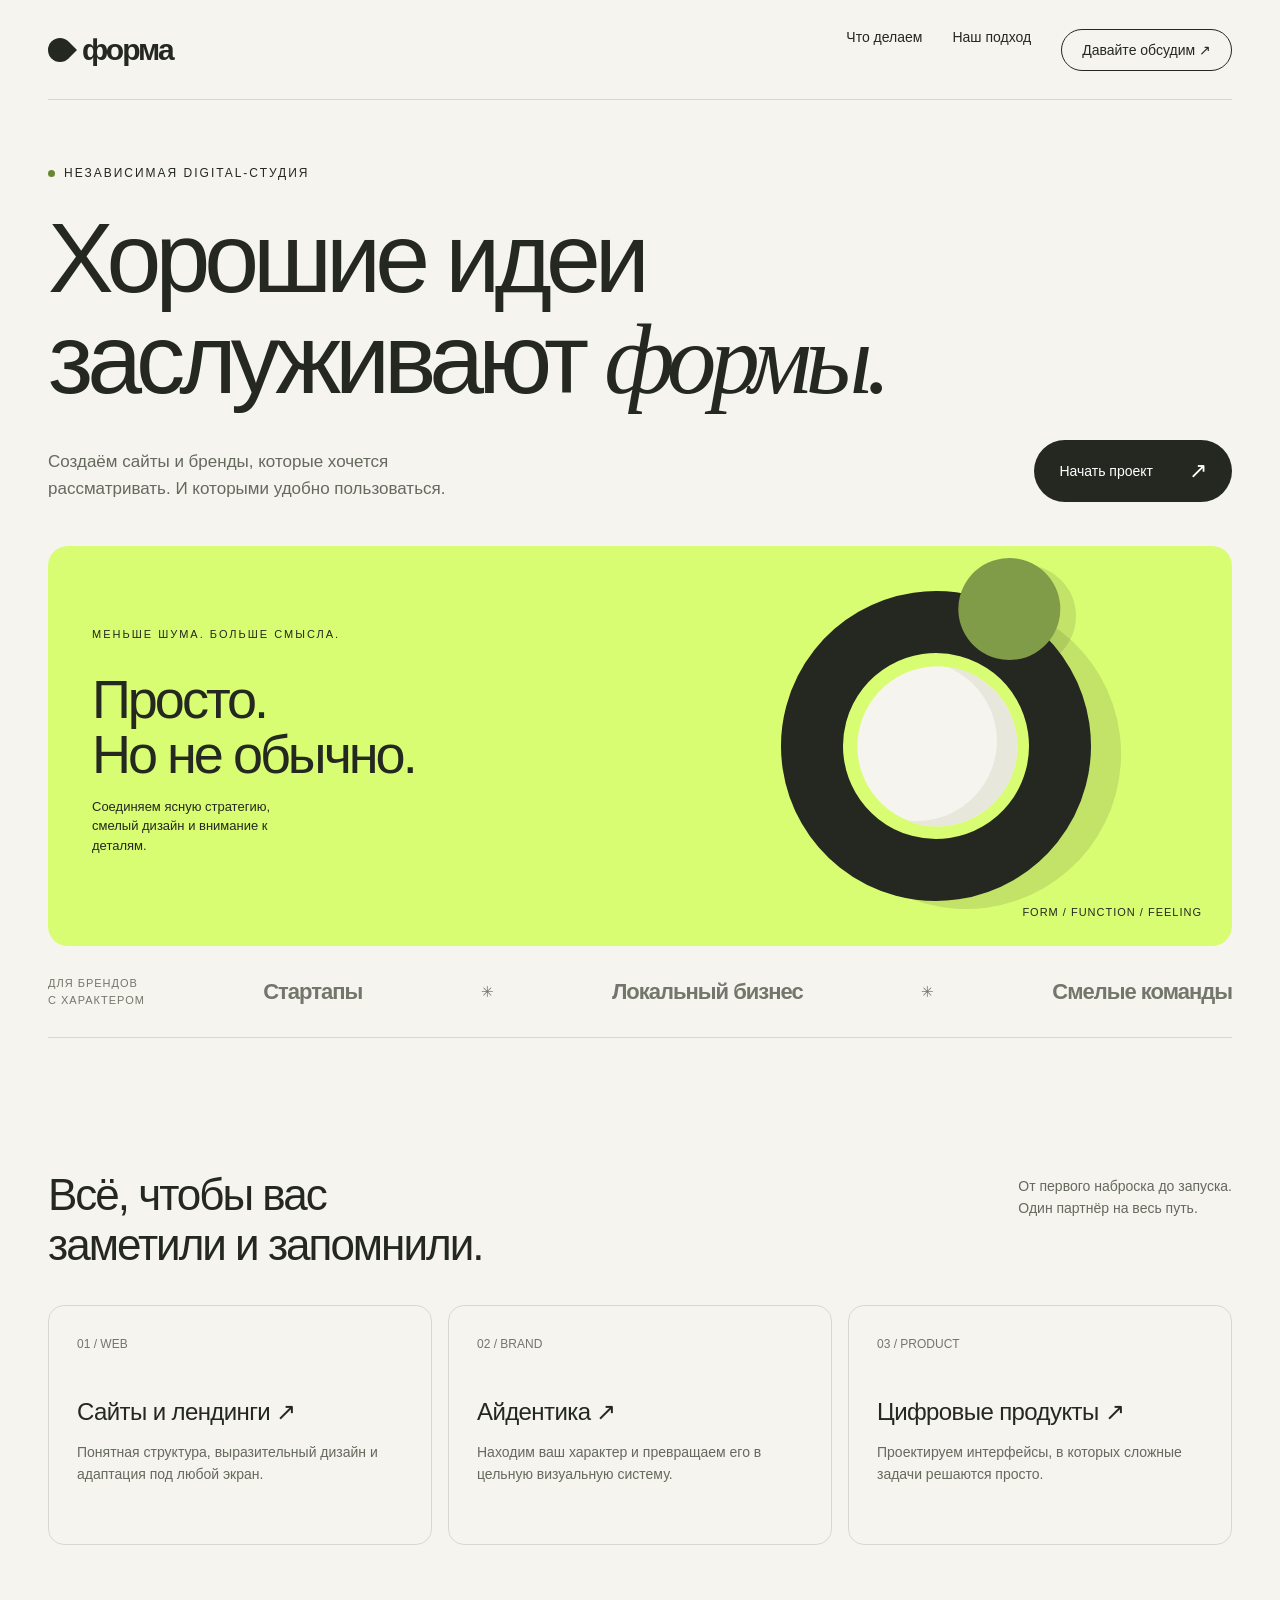
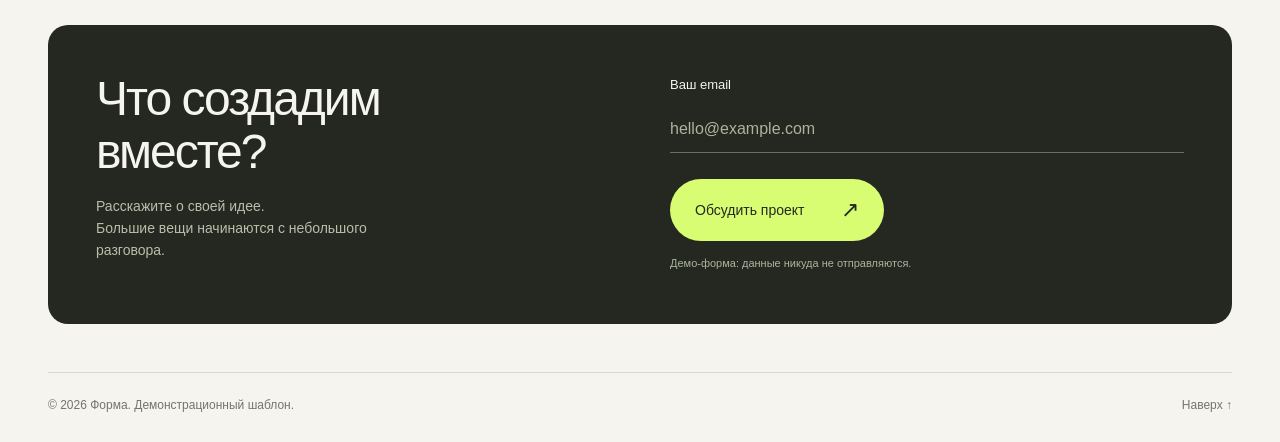
<file: index.html>
<!doctype html>
<html lang="ru">
<head>
  <meta charset="utf-8">
  <meta name="viewport" content="width=device-width, initial-scale=1">
  <meta name="description" content="Лендинг студии цифрового дизайна Форма. Сайты, айдентика и цифровые продукты.">
  <title>Форма — идеи обретают форму</title>
  <style>
    :root{--bg:#f5f4ee;--ink:#242820;--accent:#d8fc72;--line:#d8d9ce}
    *{box-sizing:border-box}html{scroll-behavior:smooth}body{margin:0;background:var(--bg);color:var(--ink);font-family:Arial,Helvetica,sans-serif}a{color:inherit;text-decoration:none}button,input{font:inherit}button,a,input{-webkit-tap-highlight-color:transparent}a:focus-visible,button:focus-visible,input:focus-visible{outline:3px solid #728e32;outline-offset:5px}.wrap{max-width:1280px;margin:auto;padding:0 48px}header{height:100px;display:flex;align-items:center;justify-content:space-between;border-bottom:1px solid var(--line)}.logo{font-size:30px;font-weight:800;letter-spacing:-2px;display:flex;align-items:center;gap:10px}.mark{width:24px;height:24px;background:var(--ink);border-radius:50% 50% 0 50%;transform:rotate(-45deg)}nav{display:flex;gap:30px;font-size:14px}.nav-cta{border:1px solid var(--ink);padding:12px 20px;border-radius:30px}.hero{padding:66px 0 52px}.eyebrow{font-size:12px;text-transform:uppercase;letter-spacing:2px;display:flex;align-items:center;gap:9px}.dot{width:7px;height:7px;background:#698732;border-radius:50%}h1{font-size:clamp(56px,7.7vw,102px);line-height:1.02;letter-spacing:-6px;font-weight:500;margin:28px 0 30px;max-width:950px}h1 span{font-family:Georgia,serif;font-style:italic}.intro{display:flex;justify-content:space-between;align-items:end;gap:24px}.intro p{font-size:17px;line-height:1.6;max-width:430px;margin:0;color:#65695e}.pill{display:inline-flex;gap:36px;align-items:center;border-radius:32px;padding:18px 25px;background:var(--ink);color:white;font-size:14px;border:0;cursor:pointer;transition:transform .2s,background .2s}.pill:hover{transform:translateY(-3px);background:#3e4632}.pill b{font-size:22px;font-weight:400}.showcase{height:400px;border-radius:20px;background:var(--accent);position:relative;overflow:hidden;display:grid;grid-template-columns:1fr 1fr;align-items:center;margin-top:44px}.show-copy{padding:44px;z-index:1}.show-copy small{font-size:11px;text-transform:uppercase;letter-spacing:2px}.show-copy h2{font-size:54px;font-weight:500;letter-spacing:-3px;line-height:1.02;margin:30px 0 15px}.show-copy p{max-width:220px;line-height:1.5;font-size:13px}.art{height:100%;position:relative;display:flex;align-items:center;justify-content:center}.orbit{width:310px;height:310px;border-radius:50%;border:62px solid var(--ink);transform:rotate(-30deg);position:relative;box-shadow:22px 22px 0 rgba(36,40,32,.12)}.orbit:before{content:'';position:absolute;width:160px;height:160px;border-radius:50%;background:var(--bg);top:14px;left:14px;box-shadow:inset -15px -15px 0 #e7e7db}.orbit:after{content:'';position:absolute;width:102px;height:102px;border-radius:50%;background:#819c49;right:-90px;top:-40px;box-shadow:10px 14px 0 rgba(36,40,32,.12)}.art-label{position:absolute;bottom:28px;right:30px;font-size:11px;letter-spacing:1px}.ticker{display:flex;justify-content:space-between;align-items:center;border-bottom:1px solid var(--line);padding:29px 0;gap:20px;color:#72766b;font-size:15px}.ticker span:first-child{font-size:11px;max-width:110px;line-height:1.5;letter-spacing:1px}.ticker strong{font-size:22px;letter-spacing:-1px}.section{padding:80px 0}.section-head{display:flex;justify-content:space-between;align-items:start;gap:24px;margin-bottom:35px}.section-head h2{font-size:44px;letter-spacing:-2px;font-weight:500;margin:0;max-width:600px}.section-head p{font-size:14px;color:#65695e;line-height:1.6;max-width:250px;margin:5px 0}.cards{display:grid;grid-template-columns:repeat(3,1fr);gap:16px}.card{border:1px solid var(--line);border-radius:16px;padding:28px;min-height:240px;transition:background .2s}.card:hover{background:#eeeee3}.card .number{font-size:12px;color:#72766b}.card h3{font-size:24px;font-weight:500;margin:46px 0 15px;letter-spacing:-.6px}.card p{font-size:14px;line-height:1.6;color:#65695e;margin:0}.contact{background:var(--ink);color:var(--bg);border-radius:20px;padding:48px;display:grid;grid-template-columns:1fr 1fr;gap:60px;margin-bottom:48px}.contact h2{font-size:48px;line-height:1.1;letter-spacing:-2px;font-weight:500;margin:0 0 16px}.contact p{color:#b8beac;font-size:14px;line-height:1.6;max-width:280px}.contact form{display:flex;flex-direction:column;justify-content:center;gap:14px}.contact label{font-size:13px}.contact input{background:transparent;border:0;border-bottom:1px solid #68715b;color:white;padding:14px 0;width:100%;border-radius:0}.contact input::placeholder{color:#acb49e}.contact .pill{background:var(--accent);color:var(--ink);align-self:start;margin-top:12px}.note{font-size:11px!important;color:#acb49e!important;margin:0;max-width:none!important}footer{border-top:1px solid var(--line);padding:25px 0 30px;display:flex;justify-content:space-between;font-size:12px;color:#72766b}footer a:hover{text-decoration:underline}
    @media(max-width:800px){.wrap{padding:0 24px}header{height:80px}nav{gap:16px}nav a:not(.nav-cta){display:none}.hero{padding-top:44px}h1{letter-spacing:-3px}.intro{align-items:start;flex-direction:column}.showcase{height:350px}.show-copy{padding:25px}.show-copy h2{font-size:40px}.orbit{width:220px;height:220px;border-width:44px}.orbit:before{width:105px;height:105px;top:12px;left:12px}.orbit:after{width:70px;height:70px;right:-55px;top:-25px}.ticker{flex-wrap:wrap;justify-content:center}.ticker span:first-child{max-width:none;width:100%;text-align:center}.ticker strong{font-size:18px}.section{padding:55px 0}.section-head{flex-direction:column}.section-head h2{font-size:36px}.cards{grid-template-columns:1fr}.card{min-height:auto}.card h3{margin-top:25px}.contact{padding:28px;grid-template-columns:1fr;gap:25px}.contact h2{font-size:38px}}
    @media(max-width:480px){h1{font-size:55px}.showcase{grid-template-columns:1fr;height:480px;align-items:start}.show-copy h2{margin:16px 0;font-size:36px}.show-copy p{max-width:none}.art{height:210px}.orbit{width:180px;height:180px;border-width:36px}.orbit:before{width:88px;height:88px;top:10px;left:10px}.art-label{bottom:5px;right:20px;font-size:9px}.show-copy{padding-bottom:0}footer{gap:20px;font-size:11px}}
    @media(prefers-reduced-motion:reduce){html{scroll-behavior:auto}*{transition:none!important}}
  </style>
</head>
<body>
  <div class="wrap">
    <header><a class="logo" href="#" aria-label="Форма — главная"><span class="mark" aria-hidden="true"></span>форма</a><nav aria-label="Основная навигация"><a href="#services">Что делаем</a><a href="#approach">Наш подход</a><a class="nav-cta" href="#contact">Давайте обсудим ↗</a></nav></header>
    <main>
      <section class="hero"><div class="eyebrow"><span class="dot"></span>Независимая digital-студия</div><h1>Хорошие идеи<br>заслуживают <span>формы.</span></h1><div class="intro"><p>Создаём сайты и бренды, которые хочется рассматривать. И которыми удобно пользоваться.</p><a class="pill" href="#contact">Начать проект <b aria-hidden="true">↗</b></a></div>
        <div class="showcase" id="approach"><div class="show-copy"><small>Меньше шума. Больше смысла.</small><h2>Просто.<br>Но не обычно.</h2><p>Соединяем ясную стратегию, смелый дизайн и внимание к деталям.</p></div><div class="art" aria-hidden="true"><div class="orbit"></div><span class="art-label">FORM / FUNCTION / FEELING</span></div></div>
        <div class="ticker"><span>ДЛЯ БРЕНДОВ<br>С ХАРАКТЕРОМ</span><strong>Стартапы</strong><span>✳</span><strong>Локальный бизнес</strong><span>✳</span><strong>Смелые команды</strong></div>
      </section>
      <section class="section" id="services"><div class="section-head"><h2>Всё, чтобы вас<br>заметили и запомнили.</h2><p>От первого наброска до запуска.<br>Один партнёр на весь путь.</p></div><div class="cards"><article class="card"><span class="number">01 / WEB</span><h3>Сайты и лендинги ↗</h3><p>Понятная структура, выразительный дизайн и адаптация под любой экран.</p></article><article class="card"><span class="number">02 / BRAND</span><h3>Айдентика ↗</h3><p>Находим ваш характер и превращаем его в цельную визуальную систему.</p></article><article class="card"><span class="number">03 / PRODUCT</span><h3>Цифровые продукты ↗</h3><p>Проектируем интерфейсы, в которых сложные задачи решаются просто.</p></article></div></section>
      <section class="contact" id="contact"><div><h2>Что создадим<br>вместе?</h2><p>Расскажите о своей идее.<br>Большие вещи начинаются с небольшого разговора.</p></div><form id="contact-form"><label for="email">Ваш email</label><input id="email" name="email" type="email" placeholder="hello@example.com" autocomplete="email" required><button class="pill" type="submit">Обсудить проект <b aria-hidden="true">↗</b></button><p class="note" id="form-status" role="status">Демо-форма: данные никуда не отправляются.</p></form></section>
    </main>
    <footer><span>© 2026 Форма. Демонстрационный шаблон.</span><a href="#">Наверх ↑</a></footer>
  </div>
  <script>document.getElementById('contact-form').addEventListener('submit',function(event){event.preventDefault();document.getElementById('form-status').textContent='Готово! Это демо — для реальных заявок подключите отправку формы.';});</script>
</body>
</html>
</file>
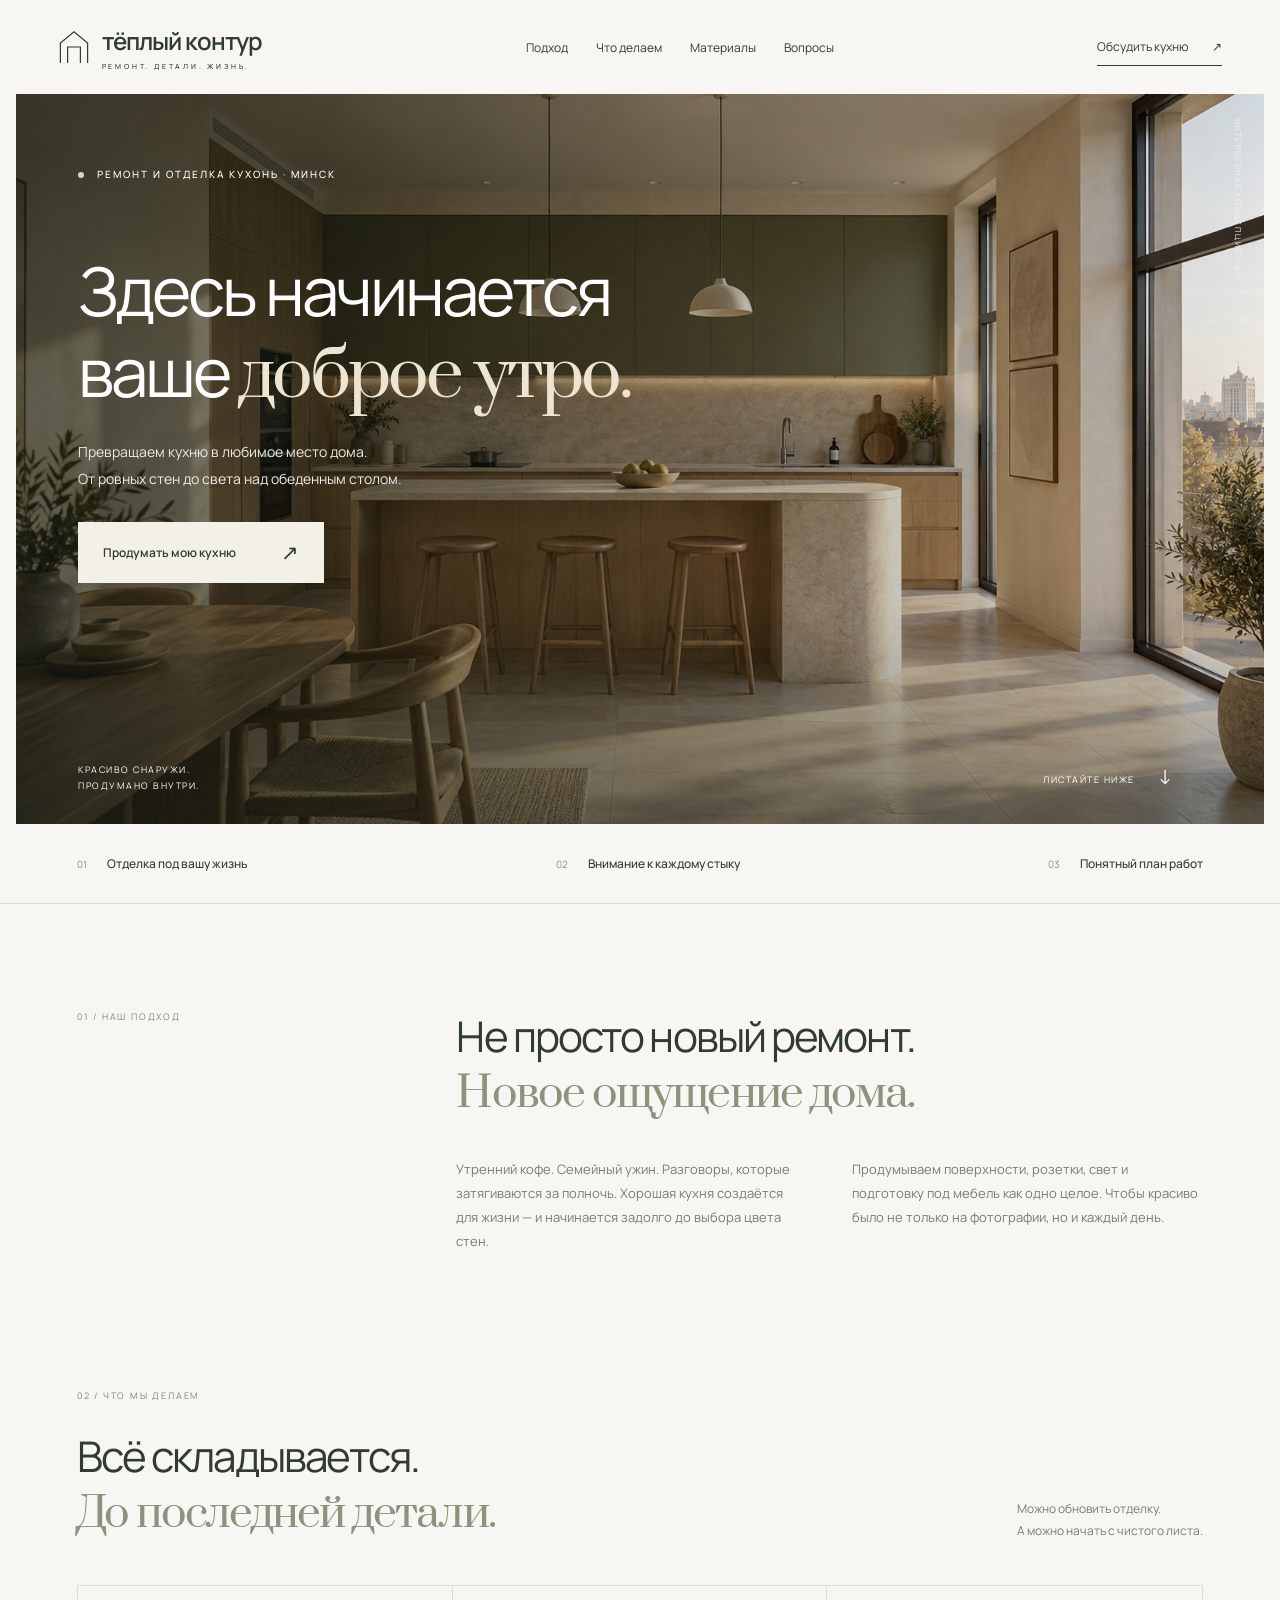
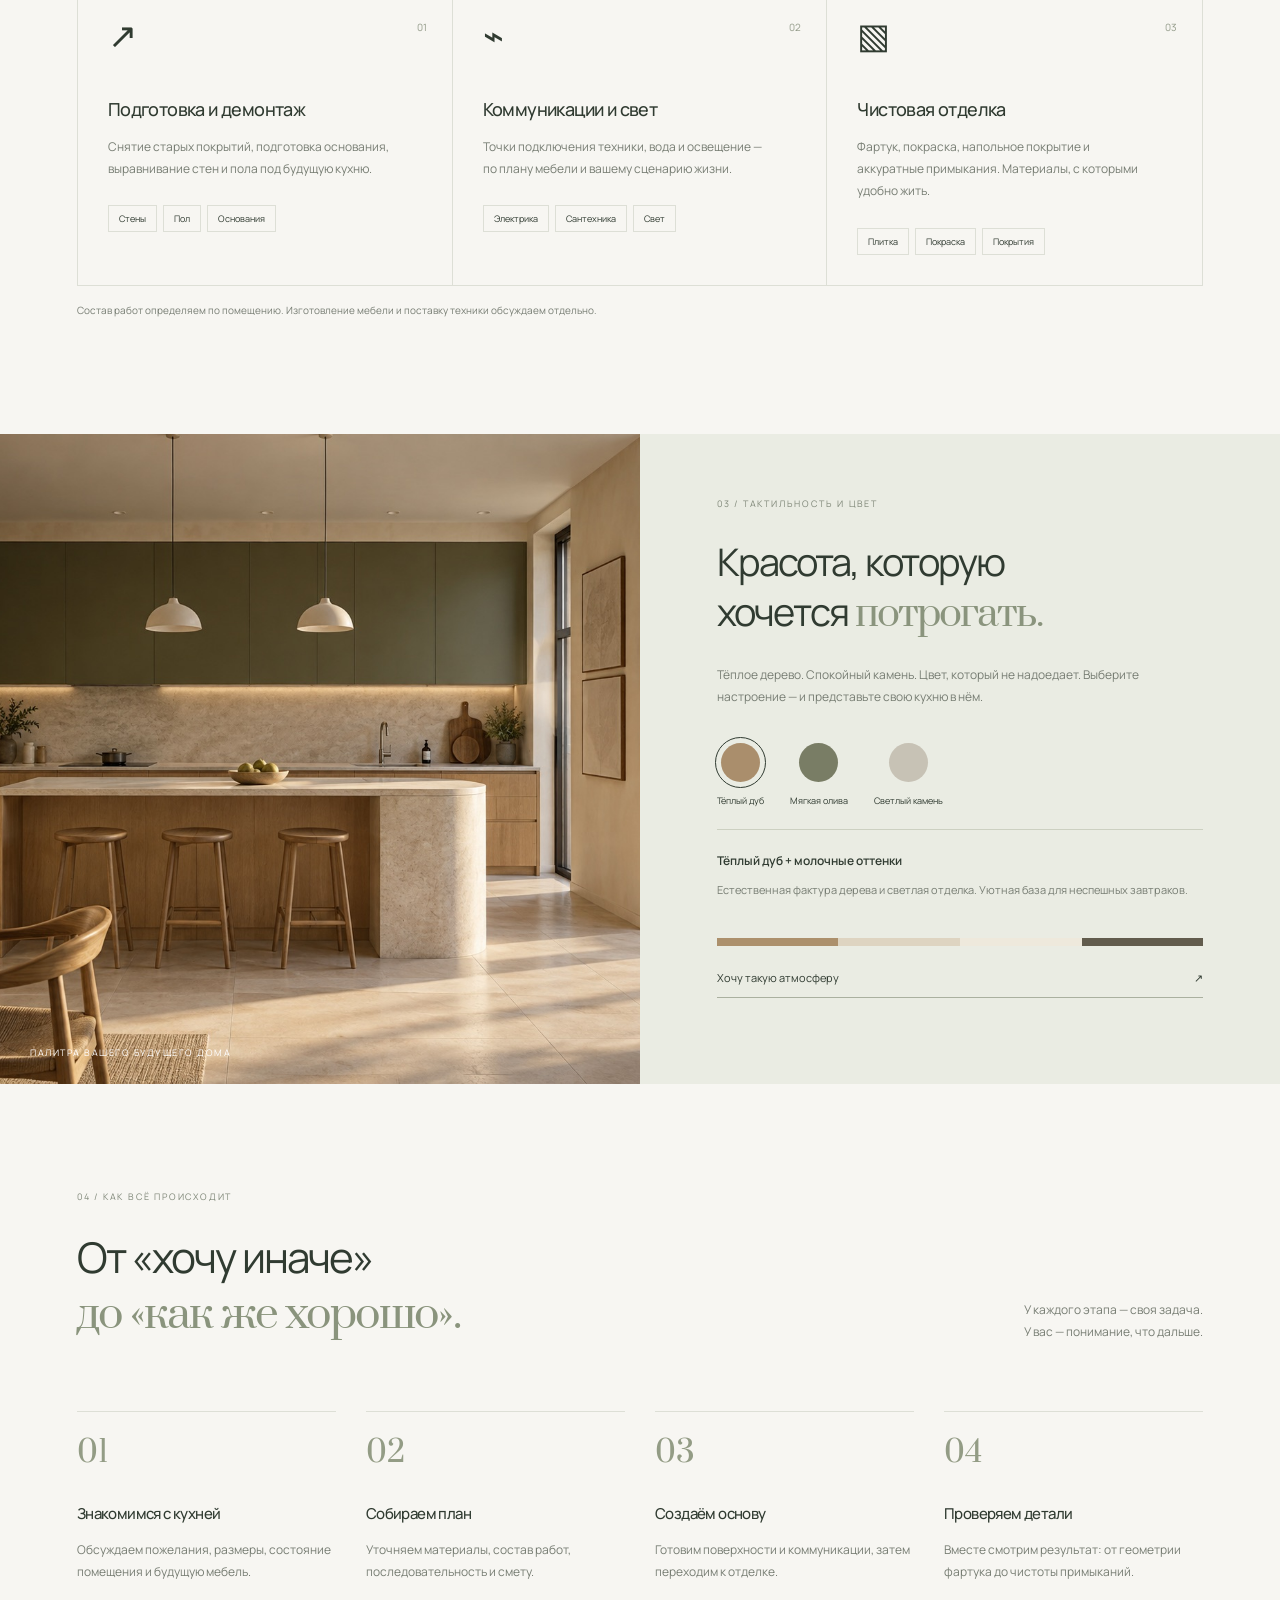
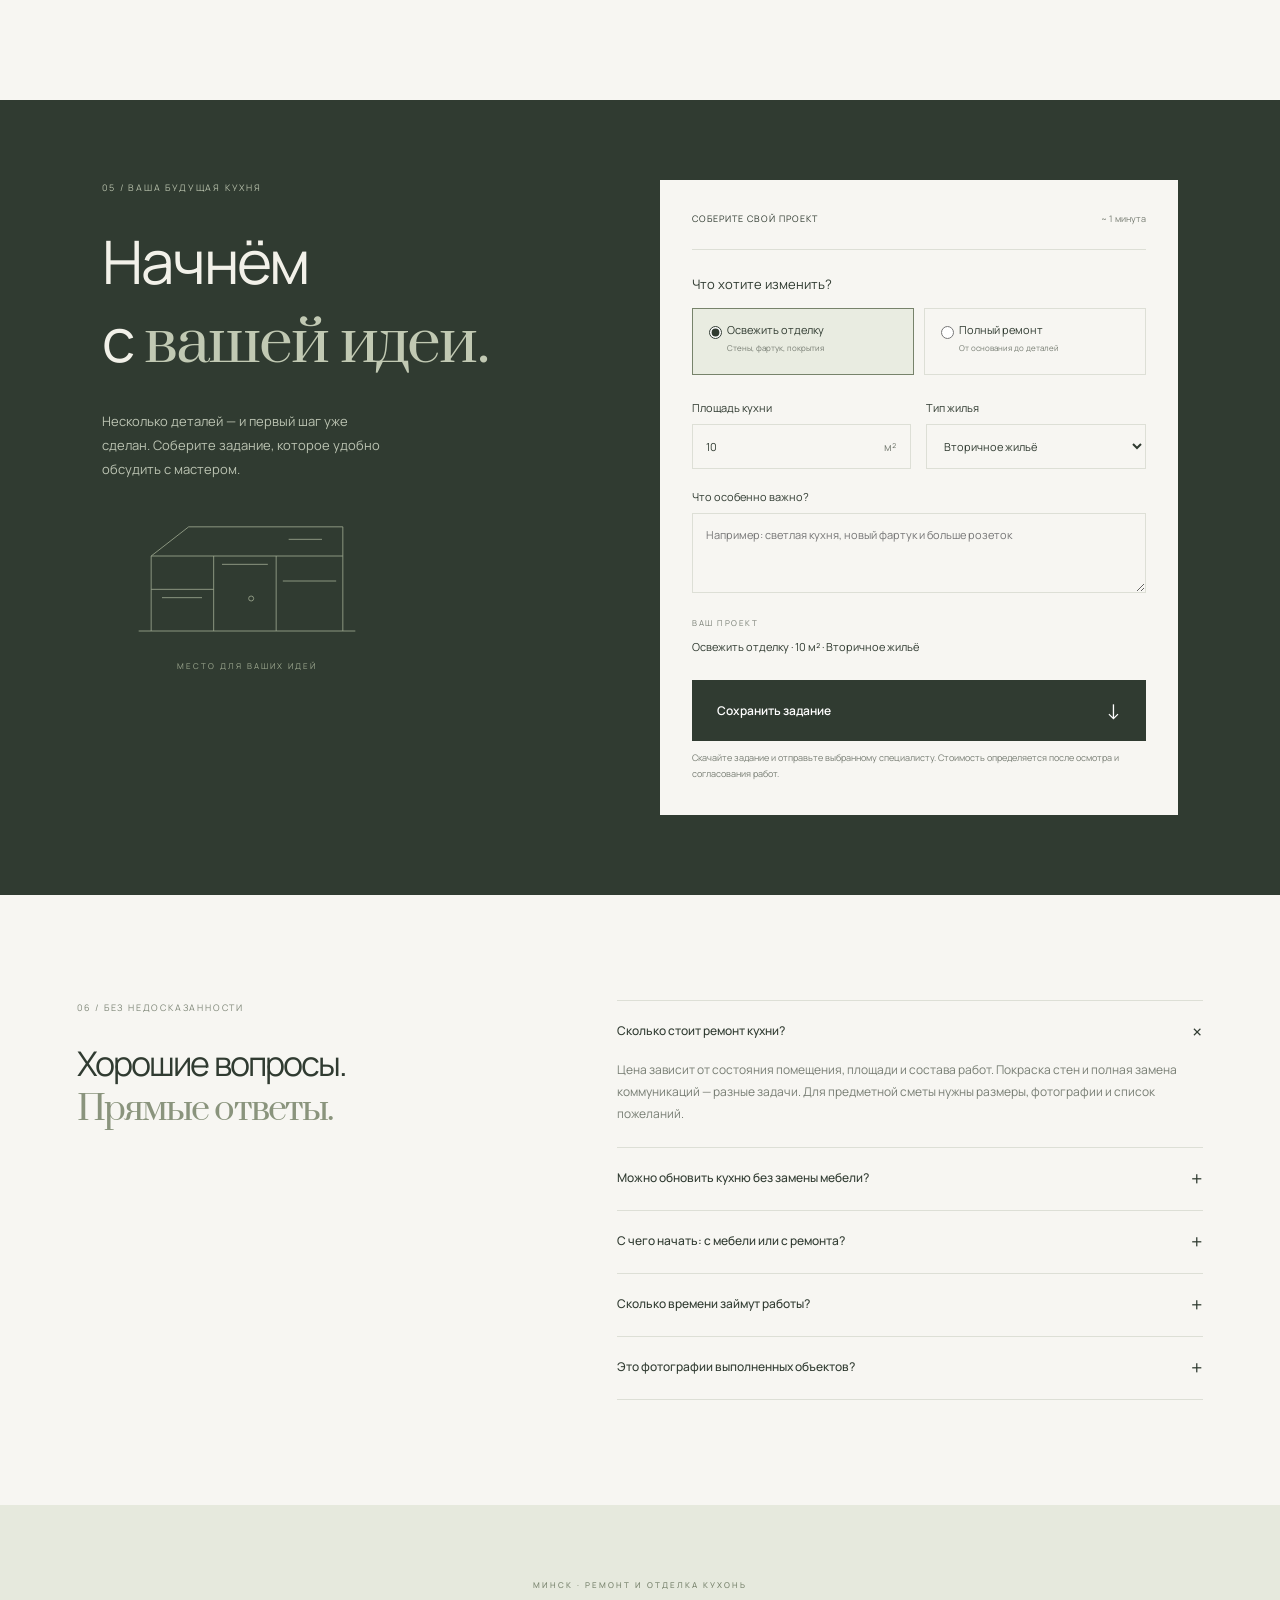
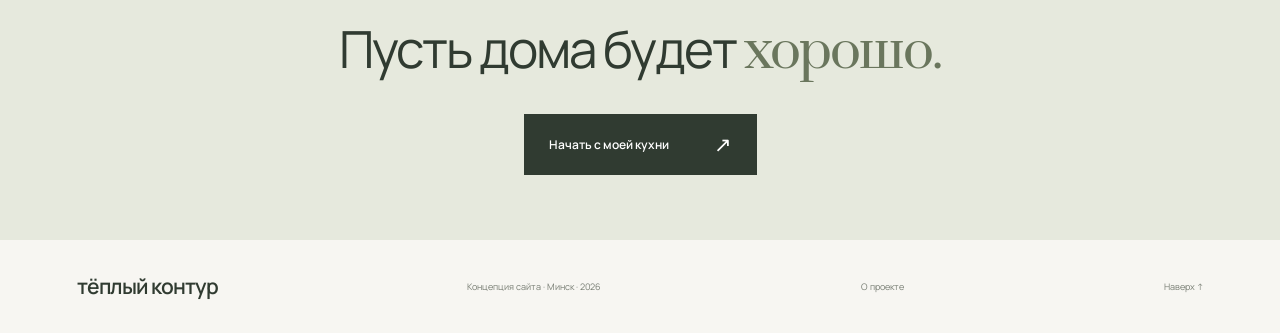
<file: kitchen/index.html>
<!doctype html>
<html lang="ru"><head><meta charset="utf-8"><meta name="viewport" content="width=device-width, initial-scale=1"><title>Тёплый контур — ремонт и отделка кухонь в Минске</title><meta name="description" content="Ремонт и отделка кухонь в Минске. От подготовки стен и коммуникаций до чистовой отделки. Соберите задание для вашей кухни."><meta name="theme-color" content="#303b31"><meta property="og:title" content="Тёплый контур — кухня, в которой хочется жить"><meta property="og:description" content="Ремонт и отделка кухонь в Минске. Продумано до последнего стыка."><meta property="og:type" content="website"><meta property="og:image" content="https://alexeyf1rst.github.io/sssiiittteee/kitchen/assets/kitchen.jpg"><link rel="icon" href="data:image/svg+xml,%3Csvg xmlns='http://www.w3.org/2000/svg' viewBox='0 0 64 64'%3E%3Crect width='64' height='64' rx='14' fill='%23303b31'/%3E%3Cpath d='M16 48V27L32 15l16 12v21M25 48V31h14v17' fill='none' stroke='%23ece8db' stroke-width='3'/%3E%3C/svg%3E"><link rel="stylesheet" href="style.css"><script src="script.js" defer></script></head>
<body><a class="skip" href="#main">Перейти к содержимому</a>
<header class="header"><a class="brand" href="#" aria-label="Тёплый контур — главная"><svg viewBox="0 0 40 44" fill="none" aria-hidden="true"><path d="M3 42V17L20 3l17 14v25M12 42V22h16v20" stroke="currentColor" stroke-width="1.5"/></svg><span>тёплый контур<small>РЕМОНТ. ДЕТАЛИ. ЖИЗНЬ.</small></span></a><nav id="navigation" aria-label="Основная навигация"><a href="#approach">Подход</a><a href="#services">Что делаем</a><a href="#materials">Материалы</a><a href="#questions">Вопросы</a></nav><a class="header-cta" href="#brief">Обсудить кухню <span>↗</span></a><button class="menu-toggle" aria-label="Открыть меню" aria-expanded="false" aria-controls="navigation">☰</button></header>
<main id="main"><section class="hero"><img class="hero-image" src="assets/kitchen.jpg" width="1672" height="941" alt="Концепция кухни с дубовыми фасадами, светлым камнем и мягким дневным светом" fetchpriority="high"><div class="hero-shade"></div><div class="hero-content"><p class="eyebrow"><span class="live-dot"></span> РЕМОНТ И ОТДЕЛКА КУХОНЬ · МИНСК</p><h1>Здесь начинается<br>ваше <em>доброе утро.</em></h1><p class="hero-description">Превращаем кухню в любимое место дома.<br>От ровных стен до света над обеденным столом.</p><a class="button light" href="#brief">Продумать мою кухню <span>↗</span></a><div class="hero-bottom"><span>КРАСИВО СНАРУЖИ.<br>ПРОДУМАНО ВНУТРИ.</span><a href="#approach">Листайте ниже <span>↓</span></a></div></div><div class="image-caption">ИНТЕРЬЕРНАЯ КОНЦЕПЦИЯ / 01</div></section>
<div class="principles"><span>01 <b>Отделка под вашу жизнь</b></span><span>02 <b>Внимание к каждому стыку</b></span><span>03 <b>Понятный план работ</b></span></div>
<section class="section intro" id="approach"><div class="section-label">01 / НАШ ПОДХОД</div><div><h2>Не просто новый ремонт.<br><em>Новое ощущение дома.</em></h2><div class="intro-bottom"><p>Утренний кофе. Семейный ужин. Разговоры, которые затягиваются за полночь. Хорошая кухня создаётся для жизни — и начинается задолго до выбора цвета стен.</p><p>Продумываем поверхности, розетки, свет и подготовку под мебель как одно целое. Чтобы красиво было не только на фотографии, но и каждый день.</p></div></div></section>
<section class="section services" id="services"><div class="section-label">02 / ЧТО МЫ ДЕЛАЕМ</div><div class="section-heading"><h2>Всё складывается.<br><em>До последней детали.</em></h2><p>Можно обновить отделку.<br>А можно начать с чистого листа.</p></div><div class="service-grid"><article><span class="service-icon">↗</span><span class="number">01</span><h3>Подготовка и демонтаж</h3><p>Снятие старых покрытий, подготовка основания, выравнивание стен и пола под будущую кухню.</p><div class="tags"><span>Стены</span><span>Пол</span><span>Основания</span></div></article><article><span class="service-icon">⌁</span><span class="number">02</span><h3>Коммуникации и свет</h3><p>Точки подключения техники, вода и освещение — по плану мебели и вашему сценарию жизни.</p><div class="tags"><span>Электрика</span><span>Сантехника</span><span>Свет</span></div></article><article><span class="service-icon">▧</span><span class="number">03</span><h3>Чистовая отделка</h3><p>Фартук, покраска, напольное покрытие и аккуратные примыкания. Материалы, с которыми удобно жить.</p><div class="tags"><span>Плитка</span><span>Покраска</span><span>Покрытия</span></div></article></div><p class="service-note">Состав работ определяем по помещению. Изготовление мебели и поставку техники обсуждаем отдельно.</p></section>
<section class="materials" id="materials"><div class="material-image"><img src="assets/kitchen.jpg" alt="Сочетание дуба, светлого камня и оливкового цвета в концепции кухни" loading="lazy"><span>ПАЛИТРА ВАШЕГО БУДУЩЕГО ДОМА</span></div><div class="material-content"><div class="section-label">03 / ТАКТИЛЬНОСТЬ И ЦВЕТ</div><h2>Красота, которую<br>хочется <em>потрогать.</em></h2><p>Тёплое дерево. Спокойный камень. Цвет, который не надоедает. Выберите настроение — и представьте свою кухню в нём.</p><div class="swatches" role="group" aria-label="Выберите палитру"><button class="swatch active" data-palette="natural" aria-pressed="true"><span style="--swatch:#aa8e6c"></span>Тёплый дуб</button><button class="swatch" data-palette="olive" aria-pressed="false"><span style="--swatch:#797d65"></span>Мягкая олива</button><button class="swatch" data-palette="stone" aria-pressed="false"><span style="--swatch:#c7c2b5"></span>Светлый камень</button></div><div class="palette-detail" aria-live="polite"><strong id="palette-title">Тёплый дуб + молочные оттенки</strong><p id="palette-text">Естественная фактура дерева и светлая отделка. Уютная база для неспешных завтраков.</p><div class="palette-strip"><i></i><i></i><i></i><i></i></div></div><a class="text-link" href="#brief">Хочу такую атмосферу <span>↗</span></a></div></section>
<section class="section process"><div class="section-label">04 / КАК ВСЁ ПРОИСХОДИТ</div><div class="section-heading"><h2>От «хочу иначе»<br><em>до «как же хорошо».</em></h2><p>У каждого этапа — своя задача.<br>У вас — понимание, что дальше.</p></div><div class="steps"><article><span>01</span><h3>Знакомимся с кухней</h3><p>Обсуждаем пожелания, размеры, состояние помещения и будущую мебель.</p></article><article><span>02</span><h3>Собираем план</h3><p>Уточняем материалы, состав работ, последовательность и смету.</p></article><article><span>03</span><h3>Создаём основу</h3><p>Готовим поверхности и коммуникации, затем переходим к отделке.</p></article><article><span>04</span><h3>Проверяем детали</h3><p>Вместе смотрим результат: от геометрии фартука до чистоты примыканий.</p></article></div></section>
<section class="brief-section" id="brief"><div class="brief-intro"><div class="section-label">05 / ВАША БУДУЩАЯ КУХНЯ</div><h2>Начнём<br>с <em>вашей идеи.</em></h2><p>Несколько деталей — и первый шаг уже сделан. Соберите задание, которое удобно обсудить с мастером.</p><div class="brief-decoration" aria-hidden="true"><svg viewBox="0 0 280 180" fill="none"><path d="M10 150h260M25 150V60h230v90M25 60l45-35h185v35M100 60v90M175 60v90M25 100h75M183 90h64M190 40h40M38 110h48M110 70h55" stroke="currentColor"/><circle cx="145" cy="111" r="3" stroke="currentColor"/></svg><span>МЕСТО ДЛЯ ВАШИХ ИДЕЙ</span></div></div><form id="brief-form" class="brief-form"><div class="form-top"><span>СОБЕРИТЕ СВОЙ ПРОЕКТ</span><span>~ 1 минута</span></div><fieldset><legend>Что хотите изменить?</legend><div class="choice-grid"><label><input type="radio" name="scope" value="Освежить отделку" checked><span>Освежить отделку <small>Стены, фартук, покрытия</small></span></label><label><input type="radio" name="scope" value="Полный ремонт"><span>Полный ремонт <small>От основания до деталей</small></span></label></div></fieldset><div class="field-row"><label>Площадь кухни<div class="input-unit"><input type="number" name="area" min="3" max="100" value="10" required><span>м²</span></div></label><label>Тип жилья<select name="home"><option>Вторичное жильё</option><option>Новостройка</option><option>Частный дом</option></select></label></div><label class="field-label">Что особенно важно?<textarea name="wishes" rows="3" maxlength="1200" placeholder="Например: светлая кухня, новый фартук и больше розеток"></textarea></label><div class="brief-summary"><span>ВАШ ПРОЕКТ</span><p id="brief-summary">Освежить отделку · 10 м² · Вторичное жильё</p></div><button class="button dark" type="submit">Сохранить задание <span>↓</span></button><p class="form-note">Скачайте задание и отправьте выбранному специалисту. Стоимость определяется после осмотра и согласования работ.</p><p class="form-status" id="form-status" role="status"></p></form></section>
<section class="section faq" id="questions"><div><div class="section-label">06 / БЕЗ НЕДОСКАЗАННОСТИ</div><h2>Хорошие вопросы.<br><em>Прямые ответы.</em></h2></div><div class="faq-items"><details open><summary>Сколько стоит ремонт кухни?<span>+</span></summary><p>Цена зависит от состояния помещения, площади и состава работ. Покраска стен и полная замена коммуникаций — разные задачи. Для предметной сметы нужны размеры, фотографии и список пожеланий.</p></details><details><summary>Можно обновить кухню без замены мебели?<span>+</span></summary><p>Да, если существующая мебель и коммуникации позволяют. Можно обсудить замену фартука, покрытия стен, освещения и пола. Возможность сохранить гарнитур оценивается перед началом работ.</p></details><details><summary>С чего начать: с мебели или с ремонта?<span>+</span></summary><p>С плана кухни и размещения техники. Он нужен, чтобы правильно расположить розетки, выводы воды, вытяжку и рабочее освещение до чистовой отделки.</p></details><details><summary>Сколько времени займут работы?<span>+</span></summary><p>Срок зависит от демонтажа, объёма подготовки и времени высыхания материалов. Реалистичный график составляется после осмотра помещения и выбора отделки.</p></details><details><summary>Это фотографии выполненных объектов?<span>+</span></summary><p>На странице показана AI-визуализация интерьерной концепции. Она помогает передать настроение и сочетание материалов и не является фотографией выполненного объекта.</p></details></div></section>
<section class="closing"><p class="eyebrow">МИНСК · РЕМОНТ И ОТДЕЛКА КУХОНЬ</p><h2>Пусть дома будет <em>хорошо.</em></h2><a class="button light" href="#brief">Начать с моей кухни <span>↗</span></a></section>
</main><footer><a class="brand" href="#">тёплый контур</a><span>Концепция сайта · Минск · 2026</span><button id="about-button" class="footer-button">О проекте</button><a href="#">Наверх ↑</a></footer><dialog id="about-dialog"><button class="dialog-close" aria-label="Закрыть">×</button><p class="section-label">О ПРОЕКТЕ</p><h2>Тёплый контур</h2><p>Презентационная концепция сайта для ремонта и отделки кухонь в Минске. Название рабочее. Изображение создано с помощью AI и не представляет выполненный объект.</p><p>Задание формируется в вашем браузере. Данные никуда не отправляются и не сохраняются на сервере. Для приёма заявок необходимо добавить контакт компании.</p></dialog></body></html>
</file>
<file: kitchen/style.css>
@import url('https://fonts.googleapis.com/css2?family=Manrope:wght@400;500;600;700&family=Prata&display=swap');
:root{--paper:#f7f6f2;--ink:#303b31;--muted:#777d73;--line:#dddfd6;--serif:'Prata',Georgia,serif;--sans:'Manrope',Arial,sans-serif}*{box-sizing:border-box}html{scroll-behavior:smooth;scroll-padding-top:90px}body{margin:0;background:var(--paper);color:var(--ink);font-family:var(--sans);font-size:14px}a{color:inherit;text-decoration:none}button,input,textarea,select{font:inherit}button,a,input,select,textarea{-webkit-tap-highlight-color:transparent}button,a{touch-action:manipulation}button{cursor:pointer;color:inherit}a:focus-visible,button:focus-visible,input:focus-visible,textarea:focus-visible,select:focus-visible,summary:focus-visible{outline:3px solid #b49361;outline-offset:5px}img{display:block;width:100%;height:100%;object-fit:cover}.skip{position:fixed;left:12px;top:-70px;padding:15px;background:white;z-index:100}.skip:focus{top:10px}.header{height:94px;padding:0 4.5%;display:flex;align-items:center;justify-content:space-between;gap:25px;background:var(--paper);position:relative;z-index:10}.brand{display:flex;align-items:center;gap:12px;font-size:24px;letter-spacing:-1.1px;font-weight:600;white-space:nowrap}.brand svg{width:32px;height:40px}.brand small{display:block;font-size:7px;letter-spacing:2.8px;font-weight:500;margin-top:5px}.header nav{display:flex;gap:28px;font-size:12px}.header nav a{transition:opacity .2s}.header nav a:hover{opacity:.55}.header-cta{font-size:12px;border-bottom:1px solid var(--ink);padding:10px 0}.header-cta span{margin-left:22px}.menu-toggle{display:none}.hero{height:min(730px,calc(100svh - 94px));min-height:570px;position:relative;color:white;margin:0 16px;overflow:hidden}.hero-image{position:absolute;object-position:center 57%;animation:hero-enter 1.5s ease-out}.hero-shade{position:absolute;inset:0;background:linear-gradient(90deg,rgba(19,27,20,.68),rgba(19,27,20,.3) 57%,rgba(19,27,20,.06)),linear-gradient(0deg,rgba(19,27,20,.35),transparent 30%)}.hero-content{position:relative;height:100%;padding:61px 5% 30px;display:flex;flex-direction:column;align-items:start}.eyebrow{font-size:10px;letter-spacing:2px;font-weight:500}.live-dot{display:inline-block;width:6px;height:6px;border-radius:50%;background:#d5d9ba;margin-right:9px}.hero h1{font-weight:400;font-size:clamp(42px,5.25vw,78px);line-height:1.21;letter-spacing:-3px;margin:56px 0 23px}.hero h1 em{color:#ede5d2}em{font-family:var(--serif);font-weight:400;font-style:normal}.hero-description{font-size:14px;line-height:1.9;color:#ecece6;margin:0 0 30px}.button{display:inline-flex;align-items:center;justify-content:space-between;gap:45px;padding:19px 24px;font-size:12px;font-weight:600;border:1px solid transparent;transition:background .2s,transform .2s;min-height:56px}.button:hover{transform:translateY(-2px)}.button span{font-size:21px;font-weight:400;line-height:1}.light{background:#f2f0e7;color:var(--ink)}.light:hover{background:white}.dark{background:var(--ink);color:white}.dark:hover{background:#465344}.hero-bottom{margin-top:auto;width:100%;display:flex;justify-content:space-between;align-items:end;font-size:9px;line-height:1.8;letter-spacing:1.5px}.hero-bottom a{margin-right:28px;text-transform:uppercase}.hero-bottom a span{padding-left:20px;font-size:20px}.image-caption{position:absolute;right:20px;top:25px;writing-mode:vertical-rl;font-size:8px;letter-spacing:1.4px;color:#f3f3ed}.principles{display:flex;justify-content:space-between;gap:25px;padding:31px 6%;border-bottom:1px solid var(--line)}.principles span{font-size:10px;color:#8b9084;display:flex;gap:20px;align-items:center}.principles b{font-size:12px;font-weight:500;color:var(--ink)}.section{padding:105px 6%;max-width:1600px;margin:auto}.section-label{font-size:9px;letter-spacing:1.8px;color:#7f8778;line-height:1.8;margin-bottom:25px}.intro{display:grid;grid-template-columns:1fr 2.3fr;gap:55px}h2{font-size:clamp(30px,3.3vw,48px);font-weight:400;letter-spacing:-1.9px;line-height:1.3;margin:0}h2 em{color:#8a947d}.intro-bottom{display:grid;grid-template-columns:1fr 1fr;gap:45px;margin-top:35px}p{line-height:1.85}.intro-bottom p{font-size:13px;color:var(--muted);margin:0}.services{padding-top:30px}.section-heading{display:flex;justify-content:space-between;align-items:end;gap:30px;margin-bottom:43px}.section-heading>p{font-size:12px;color:var(--muted);max-width:260px;margin:0}.service-grid{display:grid;grid-template-columns:repeat(3,1fr);border:1px solid var(--line)}.service-grid article{padding:30px;border-right:1px solid var(--line);position:relative;transition:background .25s}.service-grid article:last-child{border:0}.service-grid article:hover{background:#eeefe7}.service-icon{font-size:35px;font-family:Georgia,serif;font-weight:400}.number{position:absolute;right:25px;top:34px;color:#929a88;font-size:10px}h3{font-size:18px;font-weight:500;letter-spacing:-.6px}.service-grid h3{margin:40px 0 15px}.service-grid p{font-size:12px;color:var(--muted);max-width:290px}.tags{display:flex;flex-wrap:wrap;gap:6px;margin-top:25px}.tags span{font-size:9px;border:1px solid var(--line);padding:6px 10px}.service-note{font-size:10px;color:var(--muted);margin-top:15px}.materials{display:grid;grid-template-columns:1fr 1fr;min-height:650px;background:#eaece3}.material-image{position:relative;overflow:hidden}.material-image img{object-position:63% center;max-height:760px}.material-image>span{position:absolute;bottom:25px;left:30px;color:white;font-size:9px;letter-spacing:1.5px}.material-content{padding:62px 12%}.material-content>p{font-size:12px;color:var(--muted);margin:25px 0}.material-content h2{font-size:38px}.swatches{display:flex;gap:26px;padding:10px 0 22px}.swatch{background:none;border:0;padding:0;font-size:9px;display:grid;gap:12px;justify-items:center}.swatch>span{display:block;width:39px;height:39px;border-radius:50%;background:var(--swatch);outline:1px solid transparent;outline-offset:5px;transition:outline-color .2s}.swatch.active>span{outline-color:var(--ink)}.palette-detail{border-top:1px solid #ccd0c1;padding-top:20px}.palette-detail strong{font-size:12px;font-weight:600}.palette-detail p{font-size:11px;color:var(--muted);min-height:40px}.palette-strip{display:flex;height:8px;margin:18px 0 24px}.palette-strip i{flex:1;background:#ac906c}.palette-strip i:nth-child(2){background:#ded4c1}.palette-strip i:nth-child(3){background:#eee9dc}.palette-strip i:nth-child(4){background:#625c4d}.text-link{font-size:11px;display:flex;justify-content:space-between;border-bottom:1px solid #aab09f;padding-bottom:12px}.steps{display:grid;grid-template-columns:repeat(4,1fr);gap:30px;padding-top:25px}.steps article{border-top:1px solid var(--line);padding-top:20px}.steps article>span{font-family:var(--serif);font-size:30px;color:#939c85}.steps h3{font-size:15px;margin-top:30px}.steps p{font-size:12px;color:var(--muted)}.brief-section{background:#303b31;color:#f2f1e9;display:grid;grid-template-columns:1fr 1.15fr;gap:10%;padding:80px 8%}.brief-section .section-label{color:#b6bfaa}.brief-intro h2{font-size:60px}.brief-intro h2 em{color:#c1c9b3}.brief-intro>p{font-size:13px;color:#bbc3b2;max-width:290px;margin-top:27px}.brief-decoration{margin-top:25px;max-width:290px;color:#9da890}.brief-decoration svg{width:100%;height:150px}.brief-decoration span{display:block;text-align:center;font-size:8px;letter-spacing:2px}.brief-form{background:var(--paper);color:var(--ink);padding:32px}.form-top{display:flex;justify-content:space-between;gap:15px;font-size:9px;letter-spacing:1px;padding-bottom:24px;border-bottom:1px solid var(--line)}.form-top span:last-child{color:var(--muted);letter-spacing:0}fieldset{border:0;padding:0;margin:25px 0}legend{font-size:13px;padding:0;margin-bottom:15px}.choice-grid{display:grid;grid-template-columns:1fr 1fr;gap:10px}.choice-grid label{position:relative}.choice-grid input{position:absolute;top:15px;left:12px;accent-color:var(--ink)}.choice-grid label>span{display:block;border:1px solid var(--line);padding:13px 10px 13px 34px;font-size:11px;min-height:67px;cursor:pointer}.choice-grid input:checked+span{background:#e9ece1;border-color:#77836b}.choice-grid small{display:block;font-size:8px;color:var(--muted);margin-top:5px}.field-row{display:grid;grid-template-columns:1fr 1fr;gap:15px}.field-row label,.field-label{font-size:11px}.input-unit{position:relative}.input-unit span{position:absolute;right:15px;top:24px;color:var(--muted)}input[type=number],select,textarea{width:100%;border:1px solid var(--line);background:transparent;color:var(--ink);padding:13px;margin-top:9px;border-radius:0;min-height:45px}input[type=number]{padding-right:43px}select{font-size:11px}textarea{resize:vertical;min-height:80px;font-size:11px}.field-label{display:block;margin-top:20px}.brief-summary{padding:15px 0}.brief-summary span{font-size:8px;letter-spacing:1.5px;color:var(--muted)}.brief-summary p{font-size:11px;margin:7px 0}.brief-form .button{width:100%}.form-note{font-size:9px;color:var(--muted);margin-bottom:0}.form-status{font-size:11px;margin:0}.form-status:not(:empty){margin-top:13px;padding:10px;background:#e7ebdf}.faq{display:grid;grid-template-columns:1fr 1.3fr;gap:8%}.faq h2{font-size:34px}.faq-items{border-top:1px solid var(--line)}details{border-bottom:1px solid var(--line);padding:21px 0}summary{display:flex;justify-content:space-between;gap:18px;cursor:pointer;list-style:none;font-size:12px;font-weight:500}summary::-webkit-details-marker{display:none}summary span{font-size:20px;line-height:1;font-weight:400}details[open] summary span{transform:rotate(45deg)}details p{font-size:12px;color:var(--muted);padding-right:20px;margin:17px 0 0}.closing{background:#e6e9dd;text-align:center;padding:65px 24px}.closing .eyebrow{font-size:8px;color:#79846e}.closing h2{font-size:clamp(30px,4vw,57px);margin:23px 0 28px}.closing h2 em{color:#6a765d}.closing .button{background:var(--ink);color:white}footer{padding:30px 6%;display:flex;justify-content:space-between;gap:20px;align-items:center}footer .brand{font-size:21px}footer>span,footer>a:last-child,.footer-button{font-size:9px;color:var(--muted)}.footer-button{border:0;background:none;padding:10px}dialog{border:1px solid var(--line);background:var(--paper);color:var(--ink);max-width:540px;width:calc(100% - 40px);padding:40px}dialog::backdrop{background:#17201999;backdrop-filter:blur(4px)}dialog h2{font-size:30px}dialog p{font-size:13px;color:var(--muted)}.dialog-close{position:absolute;top:10px;right:15px;background:transparent;border:0;font-size:26px}@keyframes hero-enter{from{transform:scale(1.045)}to{transform:scale(1)}}
@media(min-width:1600px){.hero-content{padding-left:8%}.hero{height:780px}.hero h1{font-size:84px}.material-content{padding:85px 15%}}
@media(max-width:1050px){.header nav{gap:16px}.header nav a{font-size:11px}.brand{font-size:21px}.header-cta{font-size:10px}.intro{gap:25px}.material-content{padding:45px 9%}.material-content h2{font-size:32px}.service-grid article{padding:24px}.brief-section{gap:5%;padding:65px 5%}.brief-form{padding:25px}.brief-intro h2{font-size:52px}.choice-grid{gap:7px}.choice-grid label>span{font-size:10px}.steps{gap:20px}}
@media(max-width:760px){html{scroll-padding-top:20px}.header{height:78px;padding:0 22px}.brand{font-size:21px}.brand small{font-size:6px;letter-spacing:2px}.brand svg{width:26px}.header-cta{margin-left:auto;border:0;font-size:10px}.header-cta span{margin-left:5px}.menu-toggle{display:block;background:transparent;border:0;font-size:20px;padding:6px}.header nav{display:none;position:absolute;top:78px;left:0;right:0;padding:25px;background:var(--paper);border-bottom:1px solid var(--line);box-shadow:0 10px 20px #0001}.header nav.open{display:flex;flex-direction:column;gap:24px}.header nav a{font-size:14px}.hero{margin:0 8px;height:680px;min-height:0;max-height:calc(100svh - 85px)}.hero-image{object-position:60% center}.hero-shade{background:linear-gradient(90deg,#172018aa,#17201835),linear-gradient(0deg,#17201865,transparent)}.hero-content{padding:35px 25px 25px}.hero .eyebrow{font-size:8px;letter-spacing:1.2px}.hero h1{font-size:clamp(37px,7vw,55px);letter-spacing:-1.7px;margin:65px 0 23px;line-height:1.3}.hero-description{font-size:12px}.hero-bottom{font-size:7px;letter-spacing:1px}.image-caption{display:none}.hero-bottom a{margin-right:0}.button{font-size:11px;padding:17px 20px;min-height:54px}.principles{padding:23px;gap:18px;align-items:start}.principles span{display:block;font-size:9px}.principles b{display:block;font-size:10px;margin-top:8px;line-height:1.6}.section{padding:65px 25px}.intro{grid-template-columns:1fr;gap:0}h2{font-size:33px;letter-spacing:-1.3px}.intro-bottom{gap:25px;margin-top:28px}.intro-bottom p{font-size:12px}.services{padding-top:0}.section-heading{display:block;margin-bottom:30px}.section-heading>p{margin-top:20px;font-size:11px}.service-grid{grid-template-columns:1fr}.service-grid article{border-right:0;border-bottom:1px solid var(--line);padding:25px}.service-grid h3{margin-top:22px}.service-grid p{max-width:none}.service-icon{font-size:29px}.tags{margin-top:18px}.materials{grid-template-columns:1fr}.material-image{height:380px}.material-image img{object-position:center 60%}.material-content{padding:38px 25px 45px}.material-content h2{font-size:35px}.swatches{gap:35px}.palette-detail p{min-height:0}.steps{grid-template-columns:1fr 1fr;gap:25px}.steps h3{margin-top:20px;font-size:14px}.steps p{font-size:11px}.brief-section{grid-template-columns:1fr;padding:50px 22px;gap:25px}.brief-intro h2{font-size:45px}.brief-intro h2 br{display:none}.brief-intro>p{max-width:100%;font-size:12px;margin-top:20px}.brief-decoration{display:none}.brief-form{padding:23px}.choice-grid label>span{font-size:10px}.faq{grid-template-columns:1fr;gap:30px}.faq h2{font-size:33px}.closing{padding:45px 25px}.closing h2{font-size:32px;line-height:1.5}footer{display:grid;grid-template-columns:1fr auto;padding:28px 25px;gap:15px}footer>span{grid-row:2}.footer-button{grid-column:2;grid-row:1;padding:0}footer>a:last-child{grid-column:2;grid-row:2}.section-label{font-size:8px;margin-bottom:20px}}
@media(max-width:390px){.header{padding:0 15px;gap:10px}.brand{font-size:18px}.header-cta{font-size:9px}.hero h1{font-size:35px}.hero-content{padding-left:20px;padding-right:15px}.hero .eyebrow{font-size:7px}.intro-bottom{grid-template-columns:1fr;gap:15px}.brief-form{padding:18px}.choice-grid{grid-template-columns:1fr}.hero-bottom a{font-size:6px}}
@media(max-width:760px){.brief-intro h2 br{display:initial}}
@media(prefers-reduced-motion:reduce){html{scroll-behavior:auto}*{animation:none!important;transition:none!important}}
</file>
